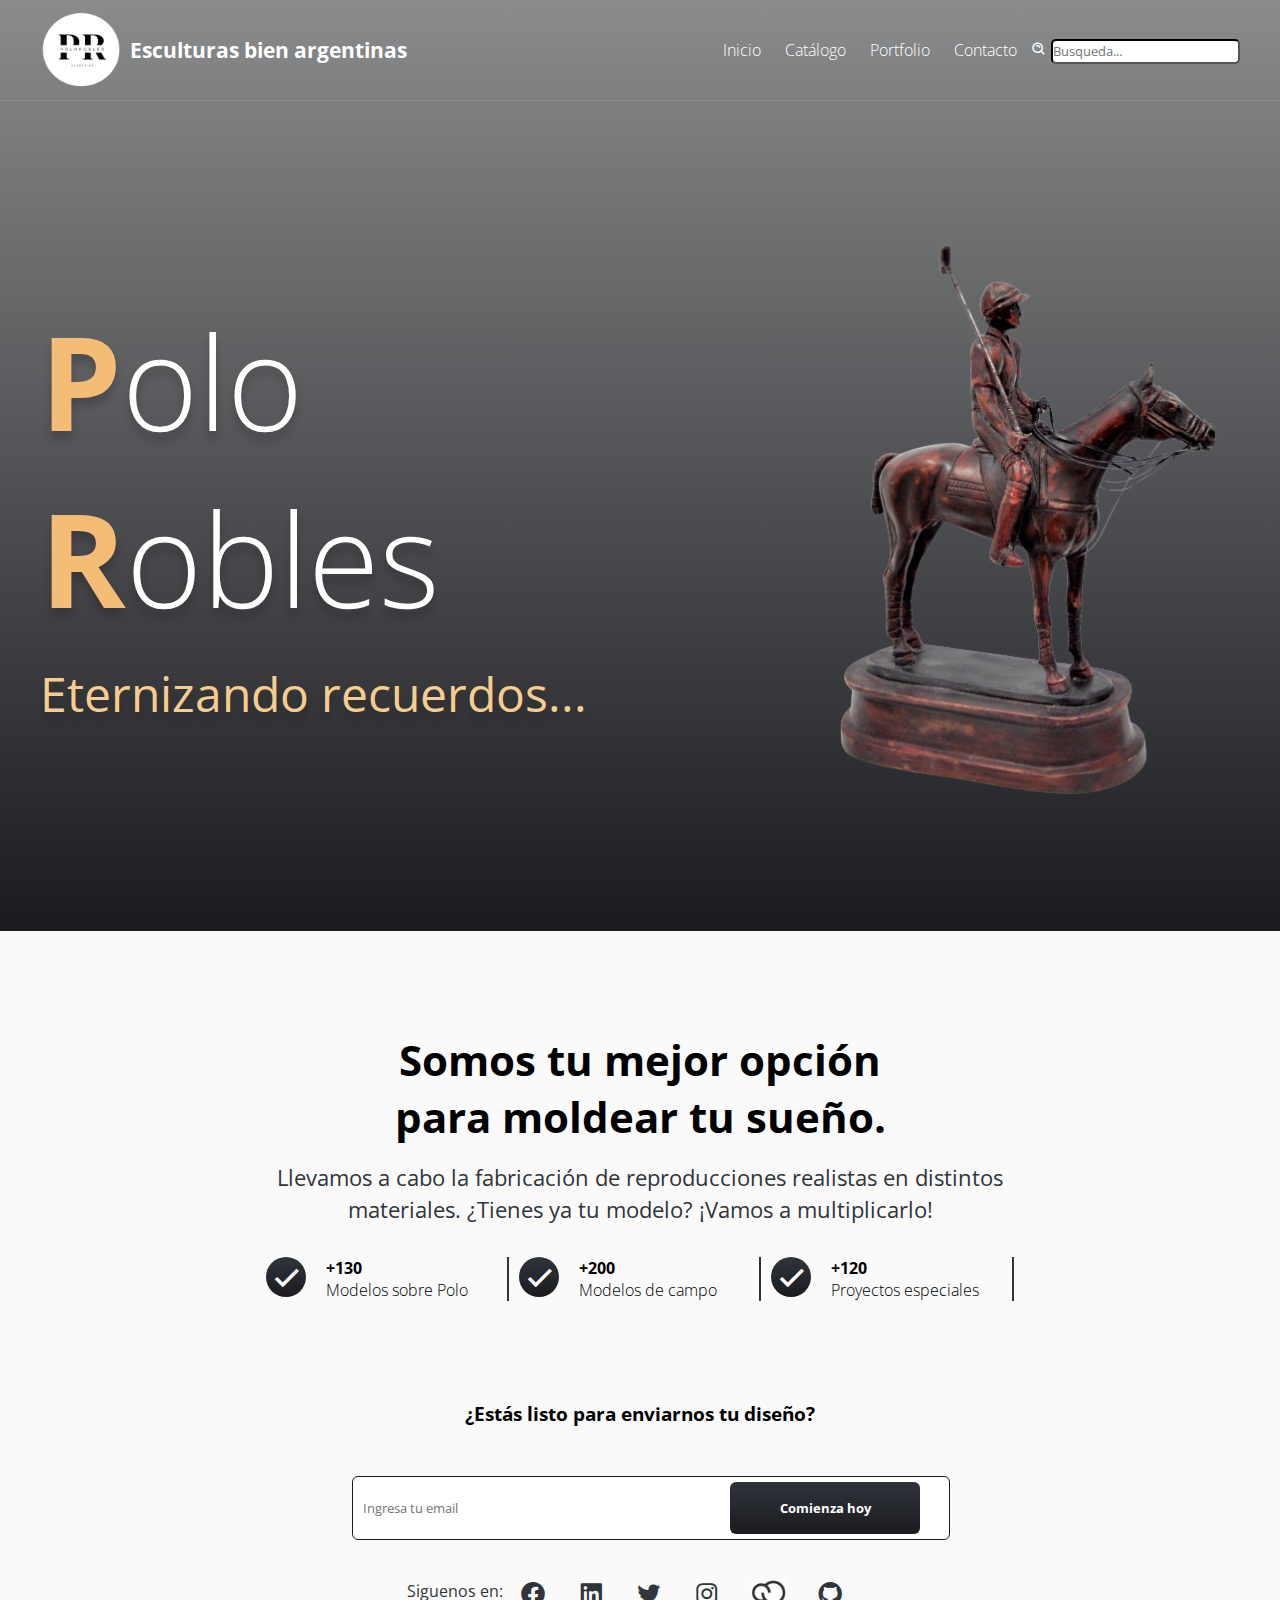
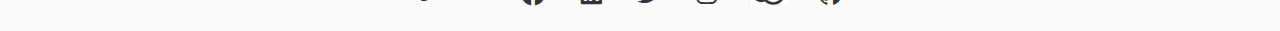
<file: index.html>
<!DOCTYPE html>
<html lang="es">

<head>
    <meta charset="UTF-8">
    <meta name="viewport" content="width=device-width, initial-scale=1.0">
    <title>Polo Robles Esculturas</title>
    <link rel="icon" type="image/png" sizes="32x32" href="./img/favicon-32x32.png">
    <link rel="stylesheet" href="css/styles.css">
    <link href='https://unpkg.com/boxicons@2.1.4/css/boxicons.min.css' rel='stylesheet'>
    
    
</head>

<body>

    <header class="hero">
        <nav class="nav-hero">
            <div class="container nav-container">
                <div class="logo">
                    <div class="container-loguito">
                        <img src="img/pre-logo.png" class="loguito">
                    </div>
                    <div class="logo-name">
                        <h2>Esculturas bien argentinas</h2>
                    </div>

                </div>
                <div class="links">
                    <a href="./index.html" class="link">Inicio</a>
                    <a href="./catalogo.html" class="link">Catálogo</a>
                    <a href="./portfolio.html" class="link">Portfolio</a>
                    <a href="./contacto.html" class="link">Contacto</a>
                    <!-- <a href="#" class="link link-active">Contacto</a> -->
                    <i class='bx bx-search-alt'></i>
                    <input class="busca" type="text" placeholder="Busqueda...">
                </div>
            </div>
        </nav>
        <section class="container hero-main">
            <div class="hero-textos">
                <h1 class="titulo"><span class="letra1">P</span>olo</h1>
                <h1 class="titulo"><span class="letra1">R</span>obles</h1>
                <p class="copy">Eternizando recuerdos...</p>
            </div>
            <img src="img/polista_inicio.png" class="mockup">
        </section>
    </header>


    <main>
        <!-- Contenido principal de la página -->

    </main>
    <!-- INICIA PIE DE PAGINA -->


    <footer class="footer">

        <section class="email container container-modificado">
            <h2 class="subtitle subtitle--modifier">Somos tu mejor opción<br>para moldear tu sueño<span
                    class="point">.</span></h2>

            <p class="copy__section copy__section--modifier">Llevamos a cabo la fabricación de reproducciones
                 realistas en distintos materiales. ¿Tienes ya tu modelo? ¡Vamos a multiplicarlo!</p>

            <div class="check">
                <div class="check__item">
                    <i class='bx bx-check'></i>
                    <div class="check__numbers">
                        <p class="check__number">+130</p>
                        <p class="check__copy">Modelos sobre Polo</p>
                    </div>
                </div>
                <div class="check__item">
                    <i class='bx bx-check'></i>
                    <div class="check__numbers">
                        <p class="check__number">+200</p>
                        <p class="check__copy">Modelos de campo</p>
                    </div>
                </div>
                <div class="check__item">
                    <i class='bx bx-check'></i>
                    <div class="check__numbers">
                        <p class="check__number">+120</p>
                        <p class="check__copy">Proyectos especiales</p>
                    </div>
                </div>
            </div>

        </section>


        <section class="get-email">
            <h3 class="title__footer">¿Estás listo para enviarnos tu diseño?</h3>
            <form class="newsletter newsletter--modifier">
                <input type="text" class="newsletter__input" placeholder="Ingresa tu email">
                <input type="submit" class="newsletter__submit" value="Comienza hoy">
            </form>
        </section>

        <section class="social">
            <div class="socialmedia">
                <div class="socialmedia">
                    <p class="socialmedia__legend">Siguenos en:</p>
                    <a href=""><i class='socialmedia__icon bx bxl-facebook-circle'></i></a>
                    <a href=""><i class='socialmedia__icon bx bxl-linkedin-square'></i></a>
                    <a href=""><i class='socialmedia__icon bx bxl-twitter'></i></a>
                    <a href="https://www.instagram.com/polo.robles.esculturas?igsh=MXR5c2hmcmJsbGM3dA==" target="_blank"><i class='socialmedia__icon bx bxl-instagram'></i></a>
                    <a class="socialmedia__tnube" href=" https://poloroblesargentina.mitiendanube.com/" target="_blank"><img class="icotnube" src="./img/tnube-32x32.ico" alt="" ></a>
                    <i class='socialmedia__icon bx bxl-github'></i>
                </div>
        </section>


    </footer>
</body>

</html>
</file>
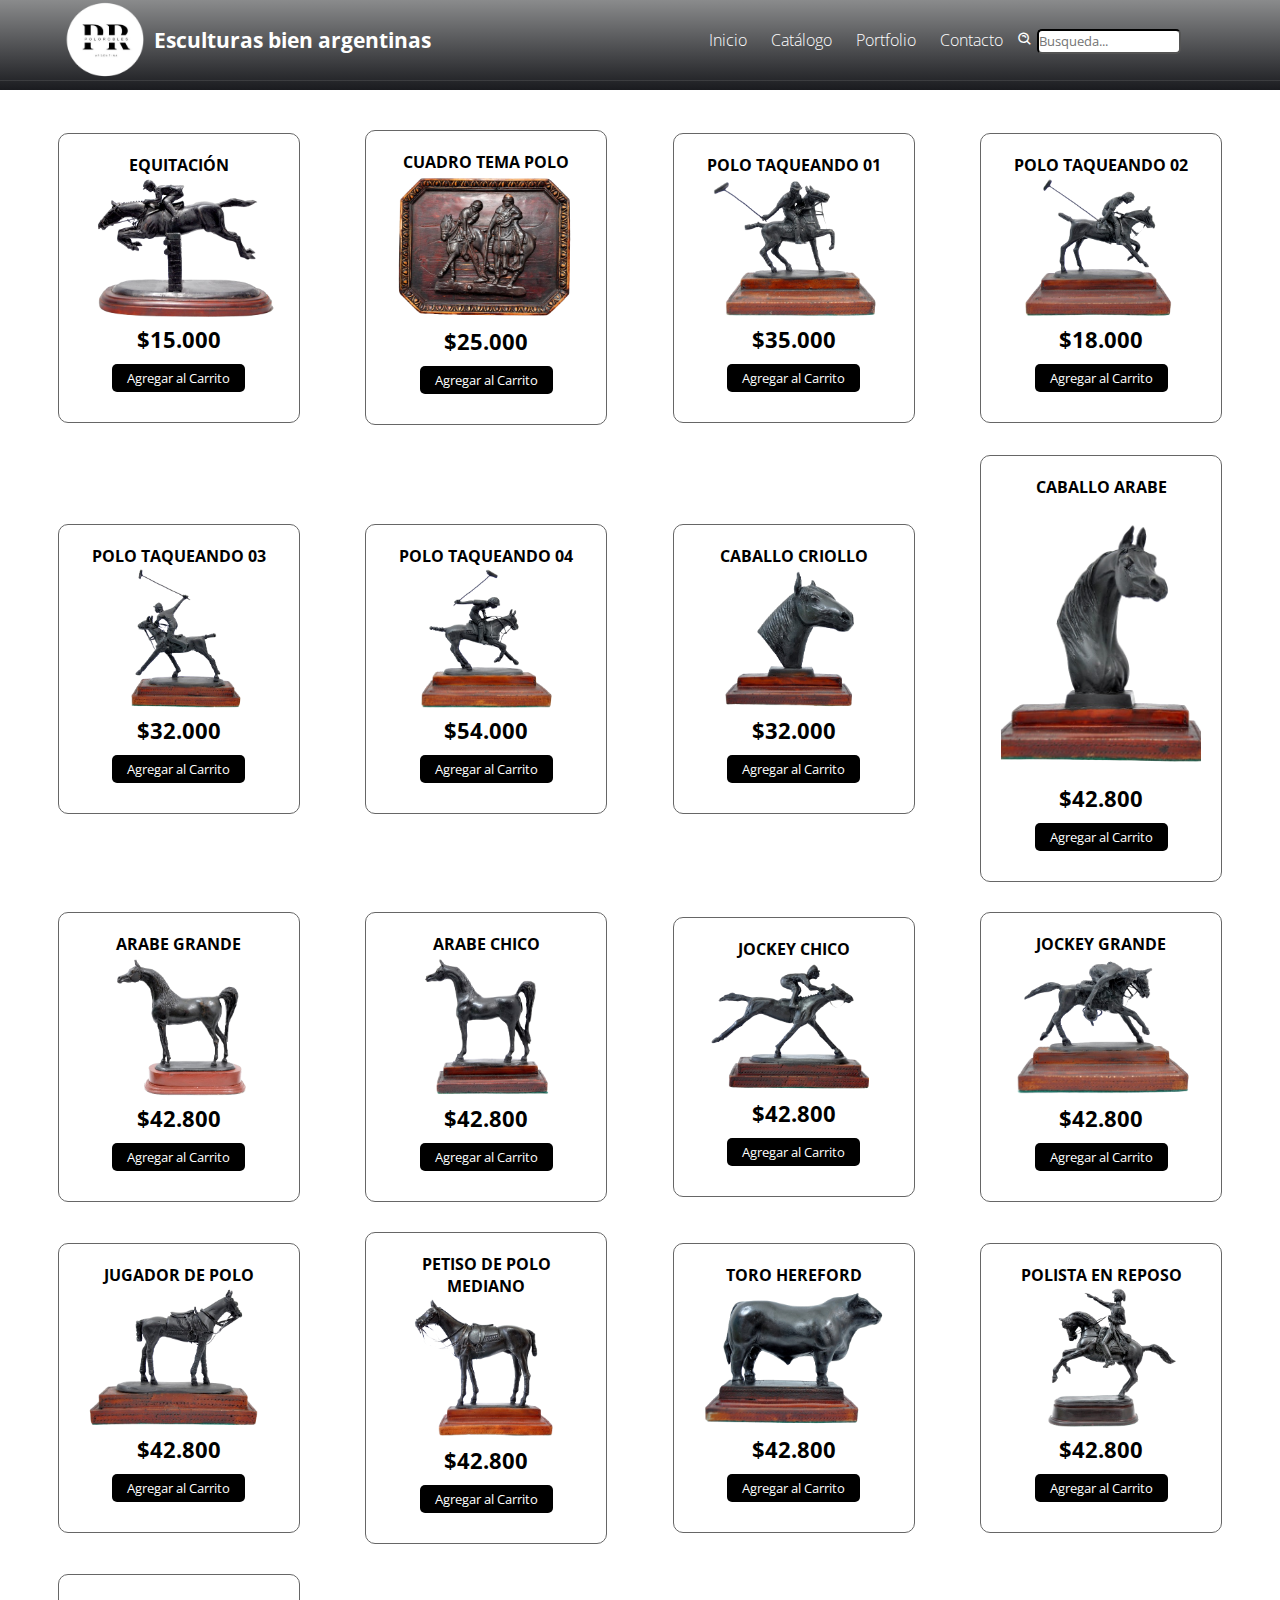
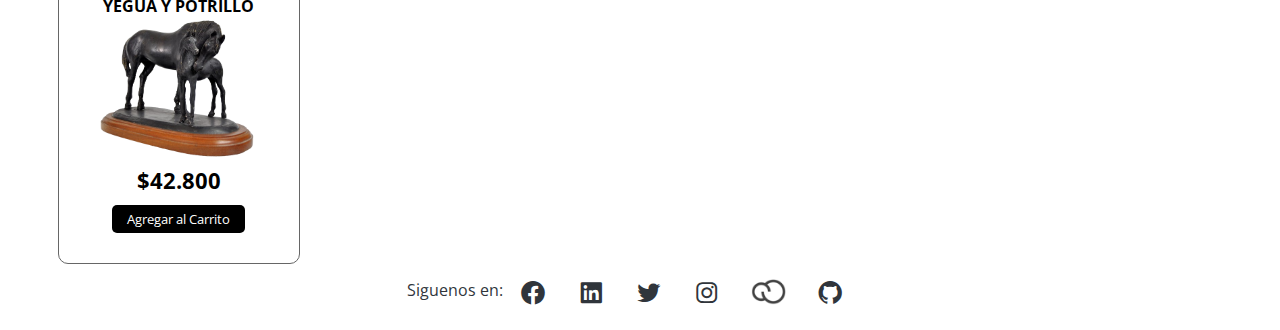
<file: catalogo.html>
<!DOCTYPE html>
<html lang="es">
    <head>
        <meta charset="UTF-8">
        <meta name="viewport" content="width=device-width, initial-scale=1.0">
        <title>Polo Robles Esculturas</title>
        <link rel="icon" type="image/png" sizes="32x32" href="./img/favicon-32x32.png">
        <link rel="stylesheet" href="css/catalogo.css">
        <link href='https://unpkg.com/boxicons@2.1.4/css/boxicons.min.css' rel='stylesheet'>
        <link rel="stylesheet" href="https://cdnjs.cloudflare.com/ajax/libs/font-awesome/6.2.1/css/all.min.css" integrity="sha512-MV7K8+y+gLIBoVD59lQIYicR65iaqukzvf/nwasF0nqhPay5w/9lJmVM2hMDcnK1OnMGCdVK+iQrJ7lzPJQd1w==" crossorigin="anonymous" referrerpolicy="no-referrer" />
        <script src="./js/carrito.js" async></script>
    </head>
    
<body>
    <!-- Navegacion y logo -->
    
    <header class="hero">
        <nav class="nav-hero">
            <div class="container nav-container">
                <div class="logo">
                    <div class="container-loguito">
                        <img src="img/pre-logo.png" class="loguito">
                    </div>
                    <div class="logo-name">
                        <h2>Esculturas bien argentinas</h2>
                    </div>
                    
                </div>
                <div class="links">
                    <a href="./index.html" class="link">Inicio</a>
                    <a href="./catalogo.html" class="link">Catálogo</a>
                    <a href="./portfolio.html" class="link">Portfolio</a>
                    <a href="./contacto.html" class="link">Contacto</a>
                    <!-- <a href="#" class="link link-active">Contacto</a> -->
                    <i class='bx bx-search-alt'></i>
                    <input class="busca" type="text" placeholder="Busqueda...">
                </div>
            </div>
        </nav>
        
    </header>
    <!-- Mi parte principal -->
    <section class="contenedor">
        <!-- Contenedor de elementos -->
        <div class="contenedor-items">
            <div class="item">
                <span class="titulo-item">Equitación</span>
                <img src="img/equitacion.png" alt="" class="img-item">
                <span class="precio-item">$15.000</span>
                <button class="boton-item">Agregar al Carrito</button>
            </div>
            <div class="item">
                <span class="titulo-item">Cuadro tema Polo</span>
                <img src="img/cuadro_de_polo.png" alt="" class="img-item">
                <span class="precio-item">$25.000</span>
                <button class="boton-item">Agregar al Carrito</button>
            </div>
            <div class="item">
                <span class="titulo-item">Polo Taqueando 01</span>
                <img src="img/PR_001.png" alt="" class="img-item">
                <span class="precio-item">$35.000</span>
                <button class="boton-item">Agregar al Carrito</button>
            </div>
            <div class="item">
                <span class="titulo-item">Polo Taqueando 02</span>
                <img src="img/PR_002.png" alt="" class="img-item">
                <span class="precio-item">$18.000</span>
                <button class="boton-item">Agregar al Carrito</button>
            </div>
            <div class="item">
                <span class="titulo-item">Polo Taqueando 03</span>
                <img src="img/PR_003.png" alt="" class="img-item">
                <span class="precio-item">$32.000</span>
                <button class="boton-item">Agregar al Carrito</button>
            </div>
            <div class="item">
                <span class="titulo-item">Polo Taqueando 04</span>
                <img src="img/PR_004.png" alt="" class="img-item">
                <span class="precio-item">$54.000</span>
                <button class="boton-item">Agregar al Carrito</button>
            </div>
            <div class="item">
                <span class="titulo-item">Caballo Criollo</span>
                <img src="img/PR_005.png" alt="" class="img-item">
                <span class="precio-item">$32.000</span>
                <button class="boton-item">Agregar al Carrito</button>
            </div>
            <div class="item">
                <span class="titulo-item">Caballo Arabe</span>
                <img src="img/PR_006.png" alt="" class="img-item">
                <span class="precio-item">$42.800</span>
                <button class="boton-item">Agregar al Carrito</button>
            </div>
            <div class="item">
                <span class="titulo-item">Arabe grande</span>
                <img src="img/PR_007.png" alt="" class="img-item">
                <span class="precio-item">$42.800</span>
                <button class="boton-item">Agregar al Carrito</button>
            </div>
            <div class="item">
                <span class="titulo-item">Arabe chico</span>
                <img src="img/PR_008.png" alt="" class="img-item">
                <span class="precio-item">$42.800</span>
                <button class="boton-item">Agregar al Carrito</button>
            </div>
            <div class="item">
                <span class="titulo-item">Jockey chico</span>
                <img src="img/PR_009.png" alt="" class="img-item">
                <span class="precio-item">$42.800</span>
                <button class="boton-item">Agregar al Carrito</button>
            </div>
            <div class="item">
                <span class="titulo-item">Jockey grande</span>
                <img src="img/PR_011.png" alt="" class="img-item">
                <span class="precio-item">$42.800</span>
                <button class="boton-item">Agregar al Carrito</button>
            </div>
            <div class="item">
                <span class="titulo-item">Jugador de Polo</span>
                <img src="img/PR_012.png" alt="" class="img-item">
                <span class="precio-item">$42.800</span>
                <button class="boton-item">Agregar al Carrito</button>
            </div>
            <div class="item">
                <span class="titulo-item">Petiso de Polo mediano</span>
                <img src="img/PR_013.png" alt="" class="img-item">
                <span class="precio-item">$42.800</span>
                <button class="boton-item">Agregar al Carrito</button>
            </div>
            <div class="item">
                <span class="titulo-item">Toro Hereford</span>
                <img src="img/PR_014.png" alt="" class="img-item">
                <span class="precio-item">$42.800</span>
                <button class="boton-item">Agregar al Carrito</button>
            </div>
            <div class="item">
                <span class="titulo-item">Polista en reposo</span>
                <img src="img/PR_015.png" alt="" class="img-item">
                <span class="precio-item">$42.800</span>
                <button class="boton-item">Agregar al Carrito</button>
            </div>
            <div class="item">
                <span class="titulo-item">Yegua y potrillo</span>
                <img src="img/PR_018.png" alt="" class="img-item">
                <span class="precio-item">$42.800</span>
                <button class="boton-item">Agregar al Carrito</button>
            </div>
        </div>
        <!-- Carrito de Compras -->
        <div class="carrito" id="carrito">
            <div class="header-carrito">
                <h2>Tu Carrito</h2>
            </div>

            <div class="carrito-items">
                <!-- 
                <div class="carrito-item">
                    <img src="img/boxengasse.png" width="80px" alt="">
                    <div class="carrito-item-detalles">
                        <span class="carrito-item-titulo">Box Engasse</span>
                        <div class="selector-cantidad">
                            <i class="fa-solid fa-minus restar-cantidad"></i>
                            <input type="text" value="1" class="carrito-item-cantidad" disabled>
                            <i class="fa-solid fa-plus sumar-cantidad"></i>
                        </div>
                        <span class="carrito-item-precio">$15.000,00</span>
                    </div>
                   <span class="btn-eliminar">
                        <i class="fa-solid fa-trash"></i>
                   </span>
                </div>
                <div class="carrito-item">
                    <img src="img/skinglam.png" width="80px" alt="">
                    <div class="carrito-item-detalles">
                        <span class="carrito-item-titulo">Skin Glam</span>
                        <div class="selector-cantidad">
                            <i class="fa-solid fa-minus restar-cantidad"></i>
                            <input type="text" value="3" class="carrito-item-cantidad" disabled>
                            <i class="fa-solid fa-plus sumar-cantidad"></i>
                        </div>
                        <span class="carrito-item-precio">$18.000,00</span>
                    </div>
                   <button class="btn-eliminar">
                        <i class="fa-solid fa-trash"></i>
                   </button>
                </div>
                 -->
            </div>
            <div class="carrito-total">
                <div class="fila">
                    <strong>Tu Total</strong>
                    <span class="carrito-precio-total">
                        $120.000,00
                    </span>
                </div>
                <button class="btn-pagar">Pagar <i class="fa-solid fa-bag-shopping"></i> </button>
            </div>
        </div>
    </section>

    <footer id="footer">
        <section class="social">
            <div class="socialmedia">
                <p class="socialmedia__legend">Siguenos en:</p>
                <a href=""><i class='socialmedia__icon bx bxl-facebook-circle'></i></a>
                <a href=""><i class='socialmedia__icon bx bxl-linkedin-square'></i></a>
                <a href=""><i class='socialmedia__icon bx bxl-twitter'></i></a>
                <a href="https://www.instagram.com/polo.robles.esculturas?igsh=MXR5c2hmcmJsbGM3dA==" target="_blank"><i class='socialmedia__icon bx bxl-instagram'></i></a>
                <a class="socialmedia__tnube" href=" https://poloroblesargentina.mitiendanube.com/" target="_blank"><img class="icotnube" src="./img/tnube-32x32.png" alt="" ></a>
                <i class='socialmedia__icon bx bxl-github'></i>
            </div>
        </section>
    </footer>
</body>
</html>
</file>
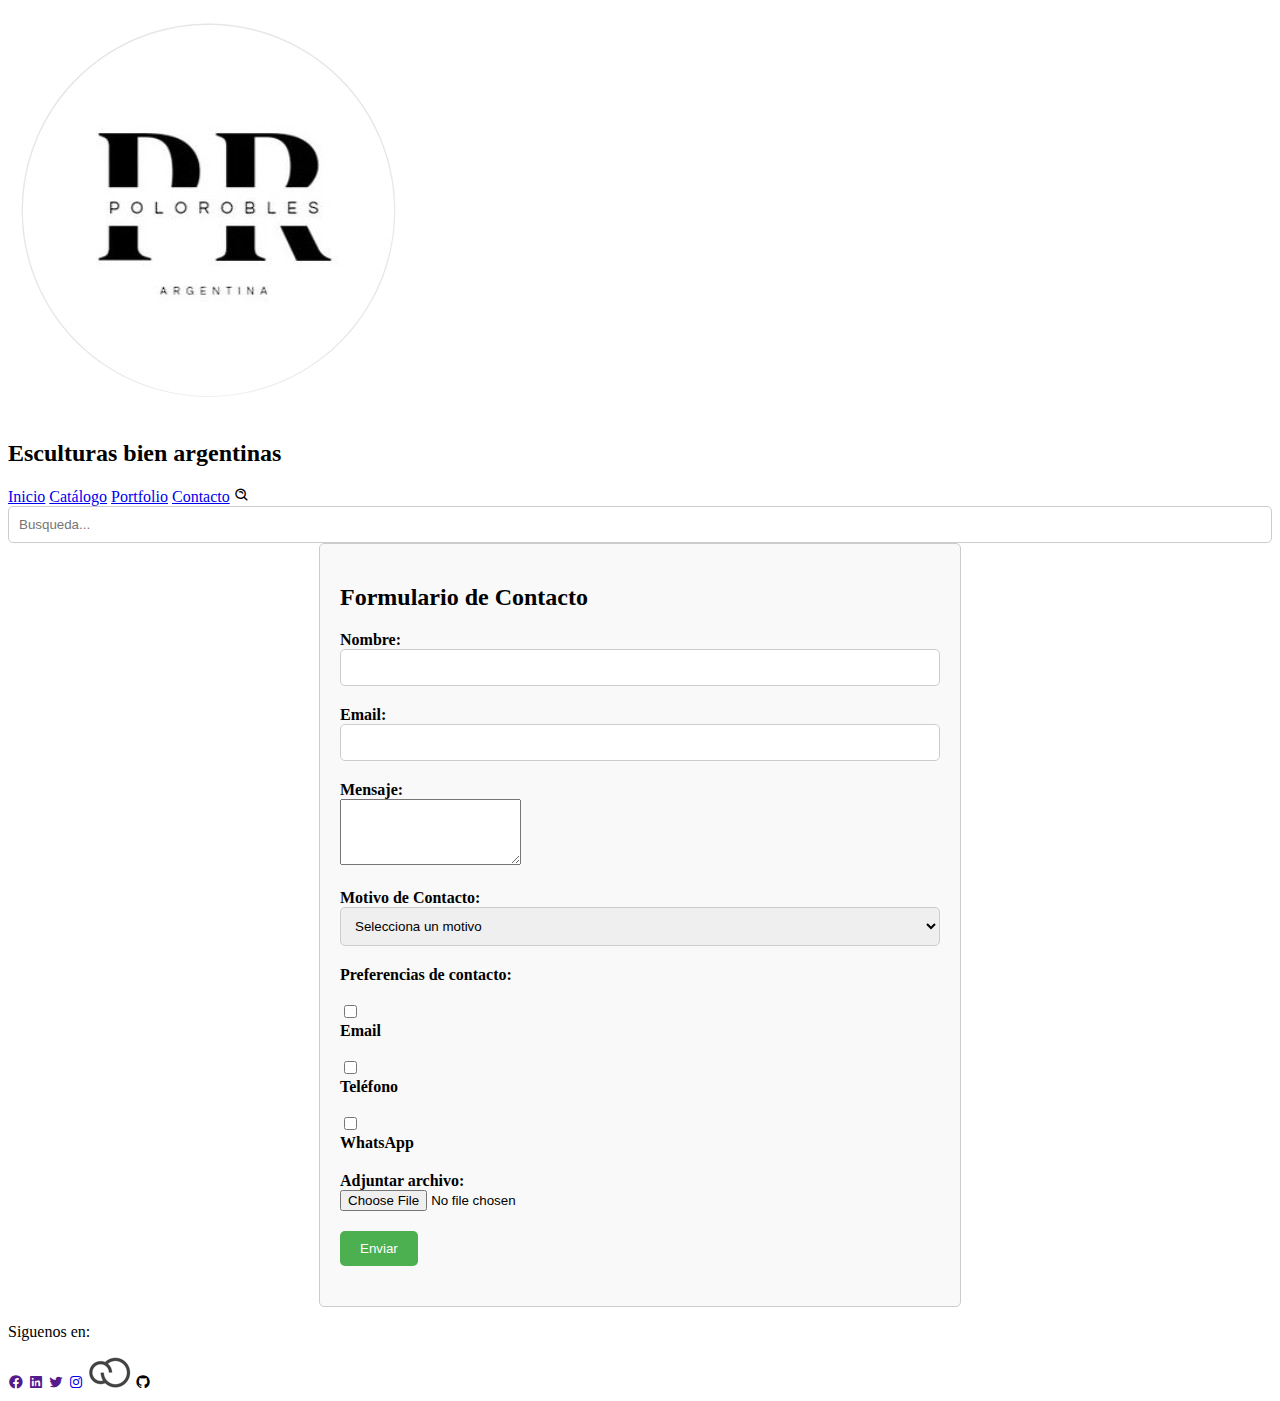
<file: contacto.html>
<!DOCTYPE html>
<html lang="es">

<head>
    <meta charset="UTF-8">
    <meta name="viewport" content="width=device-width, initial-scale=1.0">
    <title>Polo Robles Esculturas</title>
    <link rel="stylesheet" href="css/contactos.css">
    
    <link rel="icon" type="image/png" sizes="32x32" href="./img/favicon-32x32.png">
    <link href='https://unpkg.com/boxicons@2.1.4/css/boxicons.min.css' rel='stylesheet'>
    <link rel="stylesheet" href="https://cdnjs.cloudflare.com/ajax/libs/font-awesome/6.2.1/css/all.min.css"
        integrity="sha512-MV7K8+y+gLIBoVD59lQIYicR65iaqukzvf/nwasF0nqhPay5w/9lJmVM2hMDcnK1OnMGCdVK+iQrJ7lzPJQd1w=="
        crossorigin="anonymous" referrerpolicy="no-referrer" />
    <!-- Boxicons JS -->
    <script src="./js/maps.js" async></script>
    <script src="https://polyfill.io/v3/polyfill.min.js?features=default"></script>
</head>

<body>
    <!-- Navegacion y logo -->

    <header class="hero">
        <nav class="nav-hero">
            <div class="container nav-container">
                <div class="logo">
                    <div class="container-loguito">
                        <img src="img/pre-logo.png" class="loguito">
                    </div>
                    <div class="logo-name">
                        <h2>Esculturas bien argentinas</h2>
                    </div>

                </div>
                <div class="links">
                    <a href="./index.html" class="link">Inicio</a>
                    <a href="./catalogo.html" class="link">Catálogo</a>
                    <a href="./portfolio.html" class="link">Portfolio</a>
                    <a href="./contacto.html" class="link">Contacto</a>
                    <!-- <a href="#" class="link link-active">Contacto</a> -->
                    <i class='bx bx-search-alt'></i>
                    <input class="busca" type="text" placeholder="Busqueda...">
                </div>
            </div>
        </nav>

    </header>
    

    <section class="contact">
        <!-- formulario de contacto en html y css -->

        <div class="form-container">
            <h2>Formulario de Contacto</h2>
            <form id="contactForm" action="#" method="post">
                <div class="form-group">
                    <label for="nombre">Nombre:</label>
                    <input type="text" id="nombre" name="nombre" required>
                </div>
                <div class="form-group">
                    <label for="email">Email:</label>
                    <input type="text" id="email" name="email" required>
                </div>
                <div class="form-group">
                    <label for="mensaje">Mensaje:</label>
                    <textarea id="mensaje" name="mensaje" rows="4" required></textarea>
                </div>
                <div class="form-group">
                    <label for="motivo">Motivo de Contacto:</label>
                    <select id="motivo" name="motivo" required>
                        <option value="">Selecciona un motivo</option>
                        <option value="consulta">Consulta</option>
                        <option value="sugerencia">Sugerencia</option>
                        <option value="queja">Queja</option>
                    </select>
                </div>
                <div class="form-group">
                    <label>Preferencias de contacto:</label><br>
                    <input type="checkbox" id="preferencia_email" name="preferencia_contacto" value="email">
                    <label for="preferencia_email">Email</label><br>
                    <input type="checkbox" id="preferencia_telefono" name="preferencia_contacto" value="telefono">
                    <label for="preferencia_telefono">Teléfono</label><br>
                    <input type="checkbox" id="preferencia_whatsapp" name="preferencia_contacto" value="whatsapp">
                    <label for="preferencia_whatsapp">WhatsApp</label>
                </div>
                <div class="form-group">
                    <label for="archivo">Adjuntar archivo:</label>
                    <input type="file" id="archivo" name="archivo">
                </div>
                <div class="form-group">
                    <input type="submit" value="Enviar">
                </div>
            </form>
        </div>

    </section>

    <footer id="footer">
        <section class="social">
            <div class="socialmedia">
                <p class="socialmedia__legend">Siguenos en:</p>
                <a href=""><i class='socialmedia__icon bx bxl-facebook-circle'></i></a>
                <a href=""><i class='socialmedia__icon bx bxl-linkedin-square'></i></a>
                <a href=""><i class='socialmedia__icon bx bxl-twitter'></i></a>
                <a href="https://www.instagram.com/polo.robles.esculturas?igsh=MXR5c2hmcmJsbGM3dA==" target="_blank"><i class='socialmedia__icon bx bxl-instagram'></i></a>
                <a class="socialmedia__tnube" href=" https://poloroblesargentina.mitiendanube.com/" target="_blank"><img class="icotnube" src="./img/tnube-32x32.png" alt="" ></a>
                <i class='socialmedia__icon bx bxl-github'></i>
            </div>
        </section>
    </footer>
</body>

</html>
</file>
<file: css/styles.css>
/* Estilos generales */
@import url('https://fonts.googleapis.com/css2?family=Open+Sans:wght@300;400;500;600&family=Titillium+Web:wght@200;300;400;600;700&display=swap');
:root{
    --gold1:#f4bd76;
    --gold2:#f6cd8f;
    --gray1:#ffffff80;
    --gray2:#f7d9d980;
    --black1:#1a1b1f;
    --black2:#30353b;
    --shadow:0 8px 8px;
    --color-shadow:#00000033;
}
*{
    margin: 0;
    padding:0;
    font-family: 'Open Sans';
}

/* INICIA HEADER */
.container{
    width: 100%;
    max-width: 1200px;
    margin: 0 auto;
    overflow: hidden;
    padding: 100px 0;
    height: auto;
}

.container-modificado{
    width: 60%;
}

.hero{
    width: 100%;
    min-height: 10vh;
    background: linear-gradient(180deg, #8a8b8c, #1a1b1f 100%);
}

.nav-hero{
    color: #fff;
    height:100px;
    border-bottom: 1px solid rgba(255, 255, 255, 0.1);
}

.nav-container{
    display: flex;
    align-items: center;
    justify-content: space-between;
    height: inherit;
    padding: 0;
}

.logo{
    display:flex;
    width: 30vw;


}

.logo-name{
    display: flex;
    font-size: 14px;
    align-items: center;
    justify-content: left;
    flex-grow:1 ;
    padding-left: 10px;


}

.loguito{

    display: flex;
    align-items: center;
    width: 80px; 
    height: 80px;


}

.link{
    display: flex;
    align-items: center;
    display: inline-block;
    color: inherit;
    text-decoration: none;
    font-weight: 300;
    padding: 10px;
    -webkit-transition: font-size 1s ease;
     transition: font-size 1s ease; /*Efectos webkit */
}

.link:hover{
    font-size: 20px;
    color:var(--gold2)
}

.link-active{
    color: var(--gold1);
    font-weight: 700;
}

/* IMPUT DE HEADER */
input{
    width: 190px;
    height:21px;
    border-radius: 5px;
    
}

/* .point{
    color: var(--gold1);
} */

.hero-main{
    height: calc(100vh - 70px);
    display: flex;
    justify-content: space-between;
    align-items: center;
    padding: 0;
}

.mockup{
    object-fit: cover;
    width: 35%;
    max-height: 100vh;
}
.mockup:hover{
    filter: brightness(190%);
}

.hero-textos{
    width: 48%;
}

.titulo{
    font-size: 130px;
    font-weight: 300;
    color: #fff;
    text-shadow: var(--shadow) var(--color-shadow);
    -webkit-transition: font-size 1s ease;
     transition: font-size 1s ease; /*Efectos webkit */
}

.titulo:hover{
     font-size: 140px; /*trabaja con el webkit */
}

.letra1{
    color: var(--gold1);
    font-weight: 700;
}

.copy{
    font-size: 48px;
    color: var(--gold2);
    text-shadow: var(--shadow) var(--color-shadow);
    margin: 15px 0;
}

.copy-active{
    font-weight: 700;
}

/* IMPUT DE HEADER */
.busca{
    background-color: white;
    width: 185px;
    height:21px;
    border-color: #000;
    border-radius: 5px;
    
}
input{
    border-radius: 5px;
}

/* FINAL DEL HEADER */

/* CONTENEDOR DE IMAGENES CATALOGO  y CARRITO*/
/* Gonzalo */

.contenedor{
    max-width: 1200px;
    padding: 10px;
    margin: auto;
    display: flex;
    justify-content: space-between;
    /* oculto lo que queda fuera del .contenedor */
    contain: paint;
}
/* SECCION CONTENEDOR DE ITEMS */
.contenedor .contenedor-items{
    margin-top: 30px;
    display: grid;
    grid-template-columns: repeat(auto-fit, minmax(220px, 1fr));
    grid-gap:30px;
    grid-row-gap: 30px;
    /* width: 60%; */
    width: 100%;
    transition: .3s;
}
.contenedor .contenedor-items .item{
    max-width: 200px;
    margin: auto;
    border: 1px solid #666;
    border-radius: 10px;
    padding: 20px;
    transition: .3s;
}
.contenedor .contenedor-items .item .img-item{
    width: 100%;
}
.contenedor .contenedor-items .item:hover{
    box-shadow: 0 0 10px #666;
    scale: 1.05;
}
.contenedor .contenedor-items .item .titulo-item{
    display: block;
    font-weight: bold;
    text-align: center;
    text-transform: uppercase;
}
.contenedor .contenedor-items .item .precio-item{
    display: block;
    text-align: center;
    font-weight: bold;
    font-size: 22px;
}

.contenedor .contenedor-items .item .boton-item{
    display: block;
    margin: 10px auto;
    border: none;
    background-color: black;
    color: #fff;
    padding: 5px 15px;
    border-radius: 5px;
    cursor: pointer;
}
/* seccion carrito */
.carrito{
    border: 1px solid #666;
    width: 35%;
    margin-top: 30px;
    border-radius: 10px;
    overflow: hidden;
    margin-bottom: auto;
    position: sticky !important;
    top: 0;
    transition: .3s;
    /* Estilos para ocultar */
    margin-right: -100%;
    opacity: 0;
}
.carrito .header-carrito{
    background-color: #000;
    color: #fff;
    text-align: center;
    padding: 30px 0;
}
.carrito .carrito-item{
    display: flex;
    align-items: center;
    /* justify-content: space-between; */
    position: relative;
    border-bottom: 1px solid #666;
    padding: 20px;
}
.carrito .carrito-item img{
    margin-right: 20px;
}
.carrito .carrito-item .carrito-item-titulo{
    display: block;
    font-weight: bold;
    margin-bottom: 10px;
    text-transform: uppercase;
}
.carrito .carrito-item .selector-cantidad{
    display: inline-block;
    margin-right: 25px;
}
.carrito .carrito-item .carrito-item-cantidad{
    border: none;
    font-size: 18px;
    background-color: transparent;
    display: inline-block;
    width:30px;
    padding: 5px;
    text-align: center;
}
.carrito .carrito-item .selector-cantidad i{
    font-size: 18px;
    width: 32px;
    height: 32px;
    line-height: 32px;
    text-align: center;
    border-radius: 50%;
    border: 1px solid #000;
    cursor: pointer;
}
.carrito .carrito-item .carrito-item-precio{
    font-weight: bold;
    display: inline-block;
    font-size: 18px;
    margin-bottom: 5px;
}
.carrito .carrito-item .btn-eliminar{
    position: absolute;
    right: 15px;
    top: 15px;
    color: #000;
    font-size: 20px;
    width: 40px;
    height: 40px;
    line-height: 40px;
    text-align: center;
    border-radius: 50%;
    border: 1px solid #000;
    cursor: pointer;
    display: block;
    background: transparent;
    z-index: 20;
}
.carrito .carrito-item .btn-eliminar i{
    pointer-events: none;
}

.carrito-total{
    background-color: #f3f3f3;
    padding: 30px;
}
.carrito-total .fila{
    display: flex;
    justify-content: space-between;
    align-items: center;
    font-size: 22px;
    font-weight: bold;
    margin-bottom: 10px;
}
.carrito-total .btn-pagar{
    display: block;
    width: 100%;
    border: none;
    background: #000;
    color: #fff;
    border-radius: 5px;
    font-size: 18px;
    padding: 20px;
    display: flex;
    justify-content: space-between;
    align-items: center;
    cursor: pointer;
    transition: .3s;
}
.carrito-total .btn-pagar:hover{
    scale: 1.05;
}



/* CHECK */
.subtitle{
    font-size: 42px;
}

.subtitle--modifier{
    text-align: center;
    margin-bottom: 16px;
}

.copy__section{
    color: var(--black2);
    font-size: 22px;
    line-height: 32px;
    margin-bottom: 60px;
}

.copy__section--modifier{
    text-align: center;
    margin-bottom: 32px;
}

.check{
    display: flex;
    justify-content: space-evenly;
    flex-wrap: wrap;
    margin: 0 auto;
}

.check__item{
    width: 30%;
    padding-right: 10px;
    display: flex;
    border-right: 2px solid var(--black2);
}

.bx-check{
    background: linear-gradient(180deg, var(--black2) 0%, var(--black1) 100%);
    display: inline-block;
    width: 40px;
    height: 40px;
    text-align: center;
    margin-right: 20px;
    color: #fff;
    border-radius: 50%;
    font-size: 40px;
}

.check__number{
    font-weight: 700;
}

.check__copy{
    font-weight: 300;
}
/* CUADRO INGRESE EMAIL/COMIENCE AHORA */
.newsletter{
    width: 60%;
    margin: 0 auto;
    margin-top: 40px;
    height: auto;
    font-family: inherit;
    position: relative;
    border-radius: 6px;
}

.newsletter--modifier{
    margin: 40;
    width: 45%;
}

.newsletter__input{
    width: 100%;
    height: 100%;
    padding: 22px 10px;
    outline: none;
    font-family: inherit;
    border-radius: 6px;
    border: 1px solid var(--black1)
}

.newsletter__submit{
    position: absolute;
    right: 8px;
    top: 10%;
    height: 80%;
    background: linear-gradient(180deg, var(--black2) 0%, var(--black1) 100%);
    color: #fff;
    padding: 0 15px;
    border: none;
    border-radius: 6px;
    font-family: inherit;
    font-weight: 700;
    cursor: pointer;
}

/* Estilos del footer */
.footer{
    background: #fafafa;
}
.title__footer{
    text-align: center;
    padding-bottom: 10px;
}

.get-email{
    width: 100%;
    justify-content: space-evenly;
    flex-wrap: 10;

    padding-bottom: 30px;
}
/* SOCIAL */
.social{
    display: flex;
    justify-content: space-evenly;
    flex-wrap: wrap;
    margin: 0 auto;
    align-items: center;
    padding-bottom: 20px;
    
}
.socialmedia{
    margin-top: 5px;
    display: flex;
    color: var(--black2);
}

.socialmedia__icon{
    font-size: 28px;
    margin-right: 30px;
    display: inline-block;
    color: var(--black2);
}

.socialmedia__legend{
    color: var(--black2);
    margin-right: 16px;
}
/* ICONO DE TIENDA NUBE */
.socialmedia__tnube{
    margin-right: 30px;
    display: inline-block;
    color: var(--black2);
}

.icotnube{
    width: 35px;
    height: 26px;
    color: var(--black2);
}
.socialmedia__icon:hover{
    transform: scale(1.3);
    transition: transform 0.2s ease;
}
.icotnube:hover {
    transform: scale(1.3);
    transition: transform 0.2s ease;
}
/* TIPOS DE PANTALLA */
@media screen and (max-width:900px){
    .mockup{
        width: 600px;
        height: auto;
    }

    .title{
        font-size: 50px;
    }

    .copy{
        font-size: 22px;
    }

    .cta{
        padding: 15px 22px;
    }

    .container-cards{
        justify-content: space-evenly;
    }

    .services .card{
        width: 45%;
    }

    .background{
        width: 52%;
    }

    .card{
        width: 42%;
    }

    .testimony-container{
        justify-content: space-evenly;
    }

    .testimony__card{
        width: 45%;
    }

    .check__item{
        width: 45%;
        margin-bottom: 35px;
    }

    .newsletter{
        width: 80%;
    }

    .download{
        width: 100%;
    }

    .download__app{
        justify-content: space-between;
    }

    .download__item{
        width: 45%;
    }

    .get-email{
        width: 100%;
        margin-bottom: 40px;
    }

    .socialmedia__icon{
        font-size: 18px;
    }

    .socialmedia__legend{
        font-size: 18px;
    }
}

@media screen and (max-width:700px){
    main .container,
    footer .container{
        padding: 60px 0;
    }

    .nav__container{
        flex-wrap: wrap;
        flex-direction: column;
        justify-content: space-evenly;
    }

    .nav__hero{
        height: auto;
    }

    .logo{
        padding: 15px 0 ;
        text-align: center;
    }

    .links{
        padding-bottom: 10px;
        text-align: center;
    }

    .link{
        padding: 7px 10px;
    }


    .hero__main{
        flex-direction: column-reverse;
        justify-content: flex-end;
        min-height: 70px;
        height: auto;
        padding: 30px 0;
    }

    .hero__textos{
        width: 100%;
        text-align: center;
    }

    .mockup{
        width: 60%;
        margin-bottom: 20px;
    }

    .title{
        font-size: 35px;
    }

    .copy{
        font-size: 20px;
    }

    .subtitle{
        font-size: 35px;
        text-align: center;
    }

    .copy__section{
        font-size: 20px;
        text-align: center;
    }

    .services .card{
        width: 80%;
    }

    .container-bg{
        justify-content: space-evenly;
    }

    .card{
        margin-bottom: 40px;
        width: 65%;
    }

    .card__title{
        font-size: 35px;
    }

    .card__button{
        width: 100%;
    }

    .background{
        width: 65%;
        margin-bottom: 40px;
    }

    .background__copy{
        display: none;
    }

    .testimony__card{
        width: 65%;
    }

    .testimony__name{
        font-size: 20px;
    }

    .container--modifier{
        width: 80%;
    }

    .item__contact{
        width: 100%;
        padding: 30px 0;
    }
}

@media screen and (max-width:500px){
    .nav-hero{
        width: auto;
    }
    .mockup{
        width: 50%;
        margin-bottom: 15px;
    }

    .services .card{
        width: 95%;
    }

    .card{
        width: 95%;
    }

    .background{
        width: 95%;
    }

    .testimony__card{
        width: 95%;
    }

    .testimony__history{
        font-size: 20px;
    }

    .container--modifier{
        width: 90%;
    }

    .newsletter{
        width: 100%;
        display: none;
    }

    .newsletter--modifier{
        display: block;
    }

    .check__item{
        width: 100%;
        border: none;
        padding: none;
        justify-content: center;
    }
    .titulo{
        font-size: 48px;
    }

    /* .download__item{
        width: 49%;
    }

    .download__title{
        font-size: 16px;
    }

    .download__logo{
        font-size: 30px;
    } */

    

    /* SECCION RESPONSIVE CATALOGO Y CARRITO*/
@media screen and (max-width: 850px) {
    .contenedor {
      display: block;
    }
    .contenedor-items{
        width: 100% !important;
    }
    .carrito{
        width: 100%;
    }
}
}
</file>
<file: css/catalogo.css>
@import url('https://fonts.googleapis.com/css2?family=Open+Sans:wght@300;400;500;600&family=Titillium+Web:wght@200;300;400;600;700&display=swap');
:root{
    --gold1:#f4bd76;
    --gold2:#f6cd8f;
    --gray1:#ffffff80;
    --gray2:#f7d9d980;
    --black1:#1a1b1f;
    --black2:#30353b;
    --shadow:0 8px 8px;
    --color-shadow:#00000033;
}
*{
    margin: 0;
    padding:0;
    font-family: 'Open Sans';
}

/* INICIA HEADER */
.container{
    width: 90%;
    max-width: 1200px;
    margin: 0 auto;
    overflow: hidden;
    padding: 100px 0;
    height: auto;
}

.container-modificado{
    width: 60%;
}

.hero{
    width: 100%;
    min-height: 10vh;
    background: linear-gradient(180deg, #8a8b8c, #1a1b1f 100%);
}

.nav-hero{
    color: #fff;
    height:80px;
    border-bottom: 1px solid rgba(255, 255, 255, 0.1);
}

.nav-container{
    display: flex;
    align-items: center;
    justify-content: space-between;
    height: inherit;
    padding: 0;
}

.logo{
    display:flex;
    width: 30vw;


}

.logo-name{
    display: flex;
    font-size: 14px;
    align-items: center;
    justify-content: left;
    flex-grow:1 ;
    padding-left: 10px;


}

.loguito{

    display: flex;
    align-items: center;
    width: 80px; height: 80px;


}

.link{
    display: flex;
    align-items: center;
    display: inline-block;
    color: inherit;
    text-decoration: none;
    font-weight: 300;
    padding: 10px;
    -webkit-transition: font-size 1s ease;
     transition: font-size 1s ease; /*Efectos webkit */
}

.link:hover{
    font-size: 20px;
    color:var(--gold2)
}

.link-active{
    color: var(--gold1);
    font-weight: 700;
}
/* IMPUT DE HEADER */
.busca{
    background-color: white;
    width: 185px;
    height:21px;
    border-color: #000;
    border-radius: 5px;
}
input{
    border-radius: 5px;
}

/* INICIA CONTENEDOR CATALOGO */
/* header{
    background: url();
    background-size: cover;
    background-position:center;
    height: 10px;
} */
header h1{
    text-align: center;
    font-size: 35px;
    /* background-color: #000; */
    color: #fff;
    padding: 10px 0;
}
.contenedor{
    
    max-width: 1200px;
    padding: 10px;
    margin: auto;
    display: flex;
    justify-content: space-between;
    /* oculto lo que queda fuera del .contenedor */
    contain: paint;
}
/* SECCION CONTENEDOR DE ITEMS */
.contenedor .contenedor-items{
    margin-top: 30px;
    display: grid;
    grid-template-columns: repeat(auto-fit, minmax(220px, 1fr));
    grid-gap:30px;
    grid-row-gap: 30px;
    /* width: 60%; */
    width: 100%;
    transition: .3s;
}
.contenedor .contenedor-items .item{
    max-width: 200px;
    margin: auto;
    border: 1px solid #666;
    border-radius: 10px;
    padding: 20px;
    transition: .3s;
}
.contenedor .contenedor-items .item .img-item{
    width: 100%;
}
.contenedor .contenedor-items .item:hover{
    box-shadow: 0 0 10px #666;
    scale: 1.05;
}
.contenedor .contenedor-items .item .titulo-item{
    display: block;
    font-weight: bold;
    text-align: center;
    text-transform: uppercase;
}
.contenedor .contenedor-items .item .precio-item{
    display: block;
    text-align: center;
    font-weight: bold;
    font-size: 22px;
}

.contenedor .contenedor-items .item .boton-item{
    display: block;
    margin: 10px auto;
    border: none;
    background-color: black;
    color: #fff;
    padding: 5px 15px;
    border-radius: 5px;
    cursor: pointer;
}
/* seccion carrito */
.carrito{
    border: 1px solid #666;
    width: 35%;
    margin-top: 30px;
    border-radius: 10px;
    overflow: hidden;
    margin-bottom: auto;
    position: sticky !important;
    top: 0;
    transition: .3s;
    /* Estilos para ocultar */
    margin-right: -100%;
    opacity: 0;
}
.carrito .header-carrito{
    background-color: #000;
    color: #fff;
    text-align: center;
    padding: 30px 0;
}
.carrito .carrito-item{
    display: flex;
    align-items: center;
    /* justify-content: space-between; */
    position: relative;
    border-bottom: 1px solid #666;
    padding: 20px;
}
.carrito .carrito-item img{
    margin-right: 20px;
}
.carrito .carrito-item .carrito-item-titulo{
    display: block;
    font-weight: bold;
    margin-bottom: 10px;
    text-transform: uppercase;
}
.carrito .carrito-item .selector-cantidad{
    display: inline-block;
    margin-right: 25px;
}
.carrito .carrito-item .carrito-item-cantidad{
    border: none;
    font-size: 18px;
    background-color: transparent;
    display: inline-block;
    width:30px;
    padding: 5px;
    text-align: center;
}
.carrito .carrito-item .selector-cantidad i{
    font-size: 18px;
    width: 32px;
    height: 32px;
    line-height: 32px;
    text-align: center;
    border-radius: 50%;
    border: 1px solid #000;
    cursor: pointer;
}
.carrito .carrito-item .carrito-item-precio{
    font-weight: bold;
    display: inline-block;
    font-size: 18px;
    margin-bottom: 5px;
}
.carrito .carrito-item .btn-eliminar{
    position: absolute;
    right: 15px;
    top: 15px;
    color: #000;
    font-size: 20px;
    width: 40px;
    height: 40px;
    line-height: 40px;
    text-align: center;
    border-radius: 50%;
    border: 1px solid #000;
    cursor: pointer;
    display: block;
    background: transparent;
    z-index: 20;
}
.carrito .carrito-item .btn-eliminar i{
    pointer-events: none;
}

.carrito-total{
    background-color: #f3f3f3;
    padding: 30px;
}
.carrito-total .fila{
    display: flex;
    justify-content: space-between;
    align-items: center;
    font-size: 22px;
    font-weight: bold;
    margin-bottom: 10px;
}
.carrito-total .btn-pagar{
    display: block;
    width: 100%;
    border: none;
    background: #000;
    color: #fff;
    border-radius: 5px;
    font-size: 18px;
    padding: 20px;
    display: flex;
    justify-content: space-between;
    align-items: center;
    cursor: pointer;
    transition: .3s;
}
.carrito-total .btn-pagar:hover{
    scale: 1.05;
}

/* SOCIAL */
.social{
    display: flex;
    justify-content: space-evenly;
    flex-wrap: wrap;
    margin: 0 auto;
    align-items: center;
    padding-bottom: 20px;
    
}
.socialmedia{
    margin-top: 5px;
    display: flex;
    color: var(--black2);
}

.socialmedia__icon{
    font-size: 28px;
    margin-right: 30px;
    display: inline-block;
    color: var(--black2);
}

.socialmedia__legend{
    color: var(--black2);
    margin-right: 16px;
}
/* ICONO DE TIENDA NUBE */
.socialmedia__tnube{
    margin-right: 30px;
    display: inline-block;
    color: var(--black2);
}

.icotnube{
    width: 35px;
    height: 26px;
    color: var(--black2);
}
.socialmedia__icon:hover{
    transform: scale(1.3);
    transition: transform 0.2s ease;
}
.icotnube:hover {
    transform: scale(1.3);
    transition: transform 0.2s ease;
}



/* SECCION RESPONSIVE */
@media screen and (max-width: 850px) {
    .contenedor {
      display: block;
    }
    .contenedor-items{
        width: 100% !important;
    }
    .carrito{
        width: 100%;
    }
  }
  
    .nav-hero{
        display: block;
    }
    .busca{
        width: 27%;
    }
  
  @media screen and (max-width: 550px) {
    .contenedor {
      display: block;
    }
    .contenedor-items{
        width: 100% !important;
    }
    .carrito{
        width: 100%;
    }
    .nav-hero{
        display: block;
        align-content: space-around;
        padding: 5px;
    }
    .busca{
        width: 27%;
    }
    .h2{
        width: 8px;
    }
    .loguito{
        width: 48px;
        height: 48px;
    }
  }
</file>
<file: css/contactos.css>
/* Estilos Formulario CSS */
.form-container {
    max-width: 600px;
    margin: 0 auto;
    padding: 20px;
    border: 1px solid #ccc;
    border-radius: 5px;
    background-color: #f9f9f9;
}
.form-group {
    margin-bottom: 20px;
}
label {
    display: block;
    font-weight: bold;
}
input[type="text"],
select {
    width: 100%;
    padding: 10px;
    border: 1px solid #ccc;
    border-radius: 5px;
    box-sizing: border-box;
}
input[type="submit"] {
    background-color: #4caf50;
    color: white;
    padding: 10px 20px;
    border: none;
    border-radius: 5px;
    cursor: pointer;
}
input[type="submit"]:hover {
    background-color: #45a049;
}
</file>
